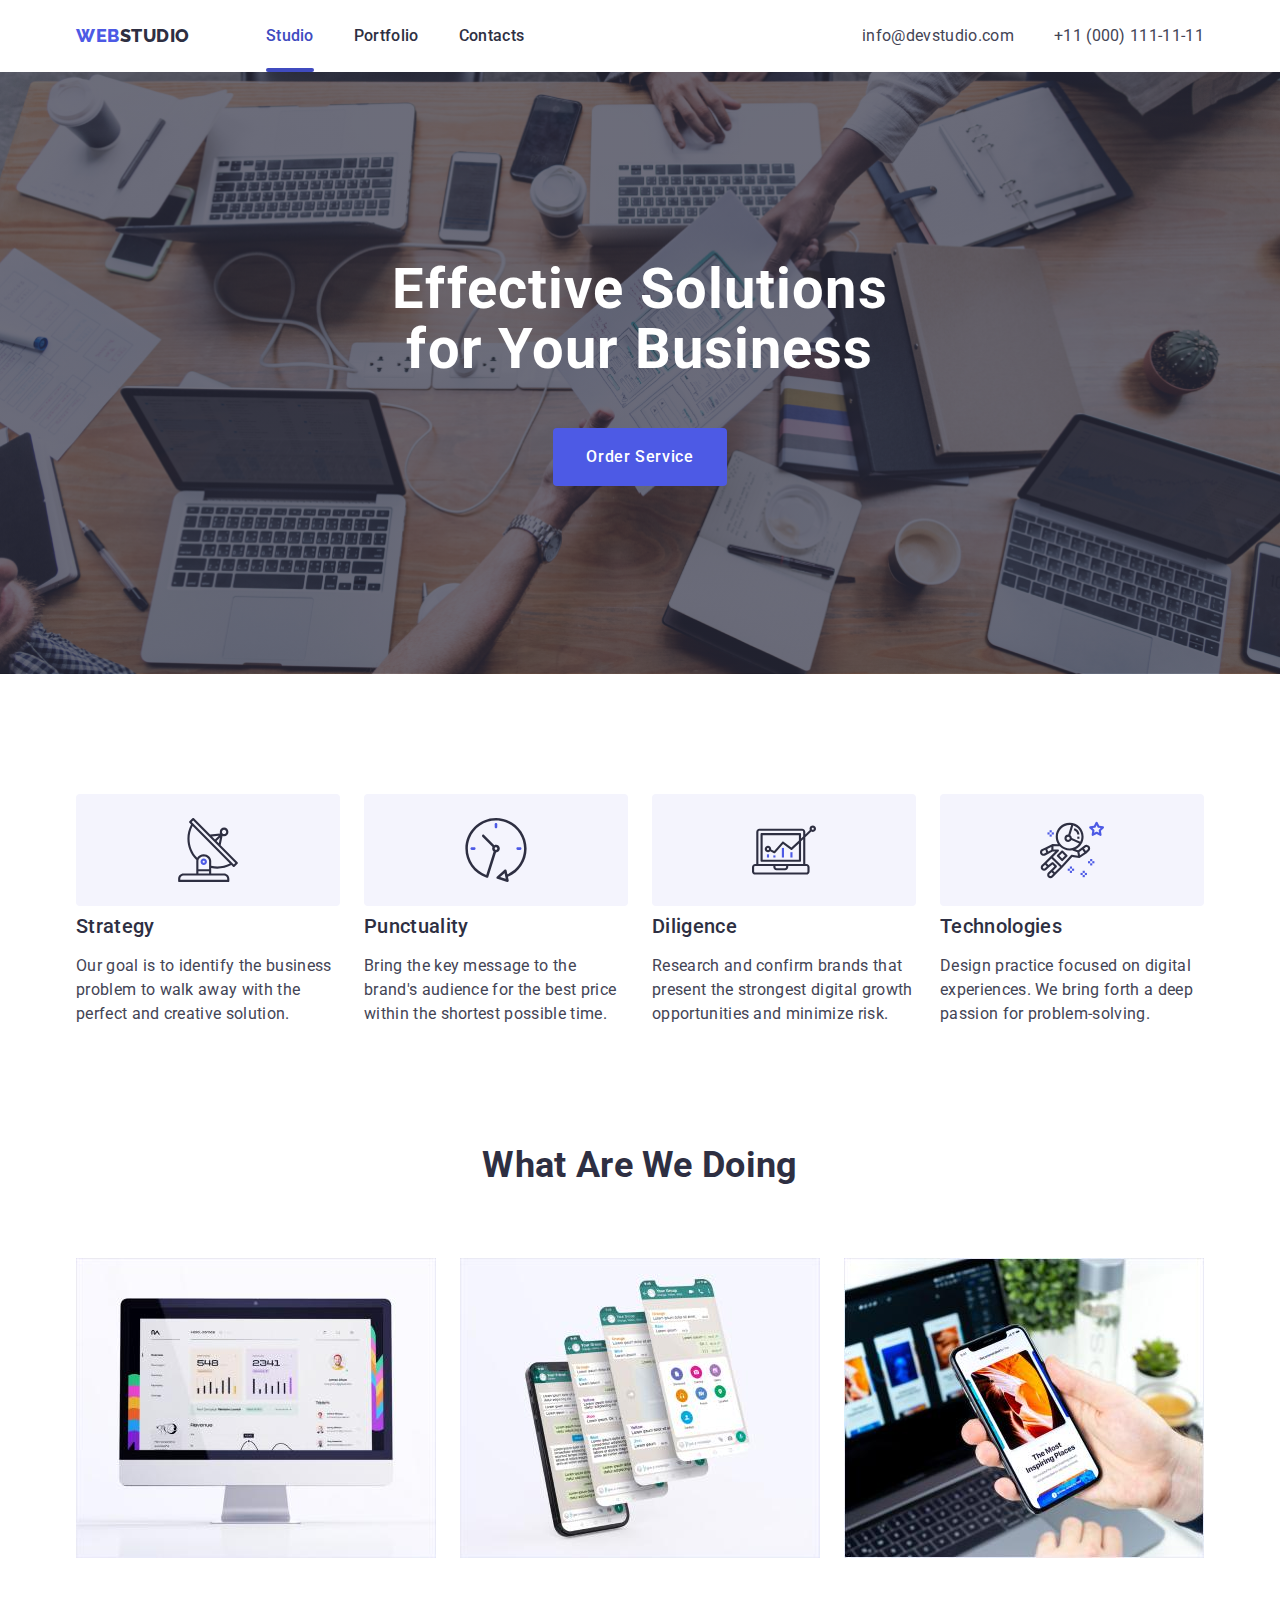
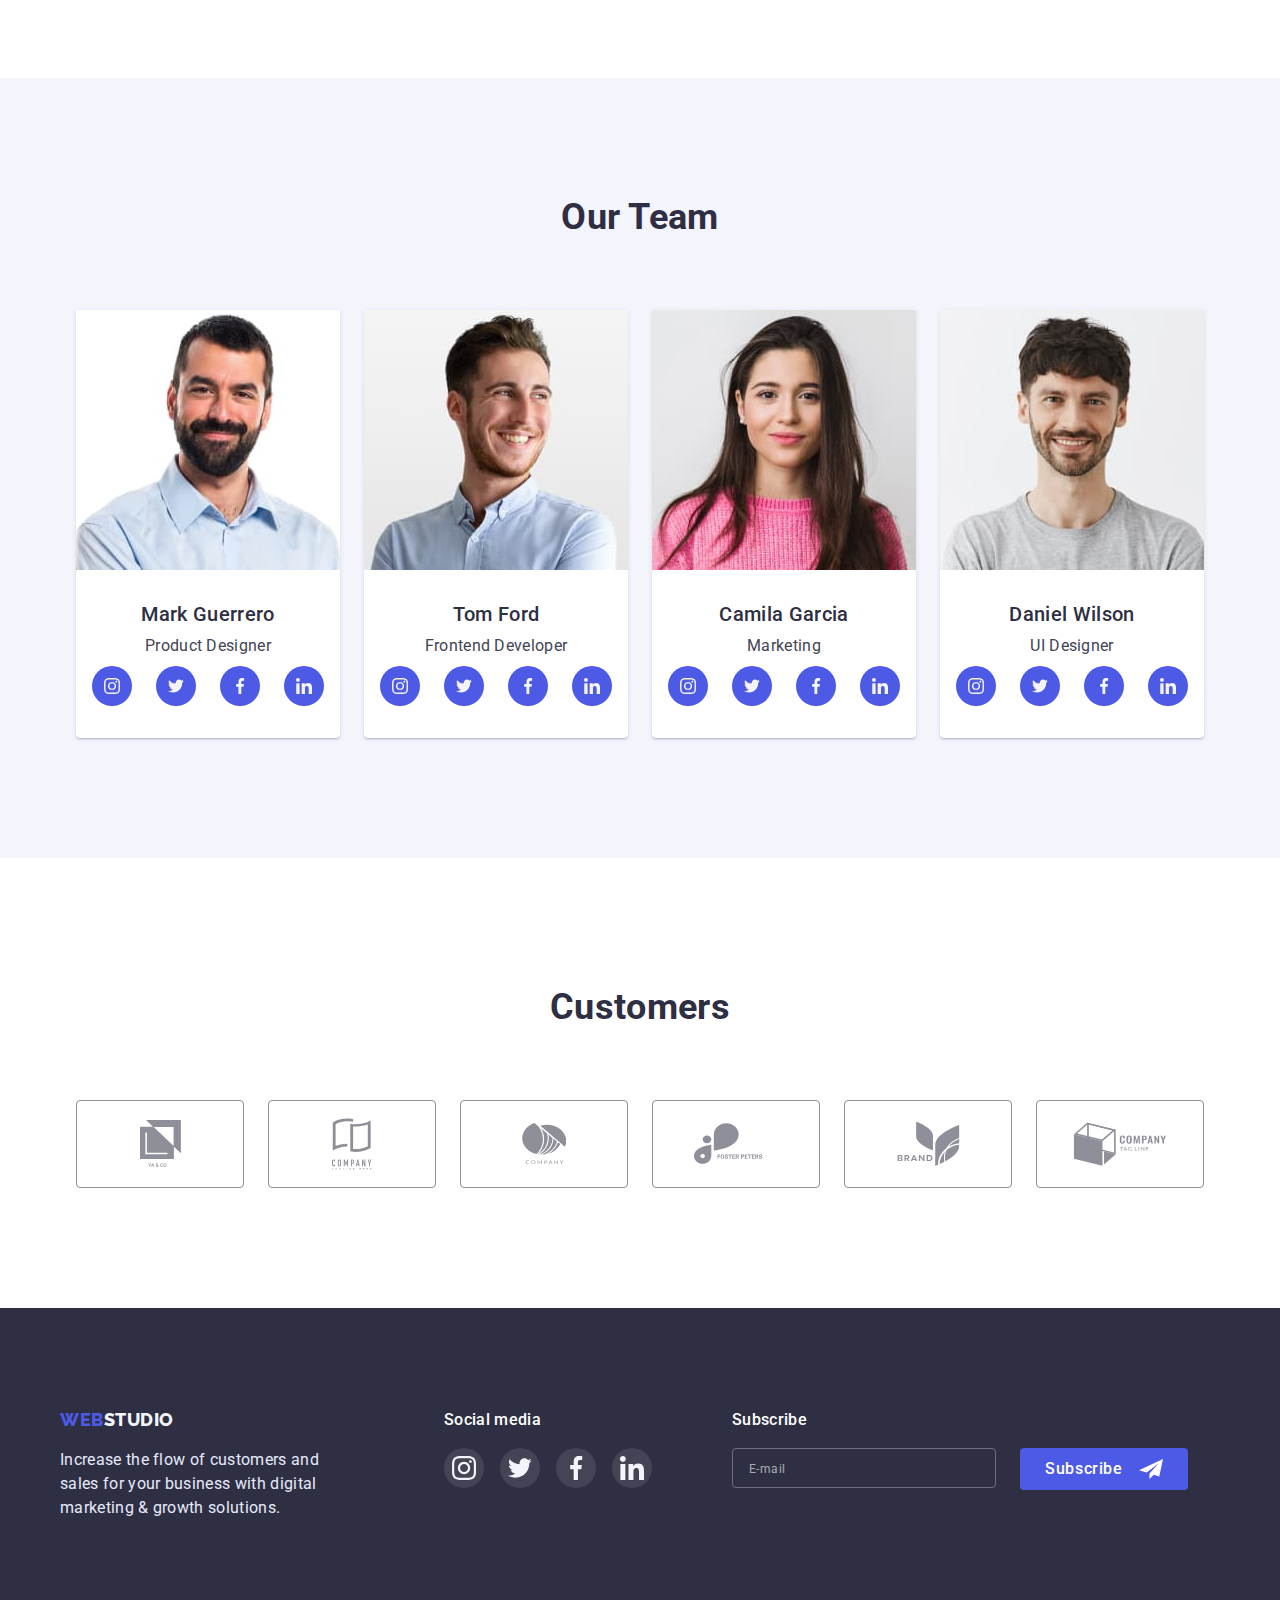
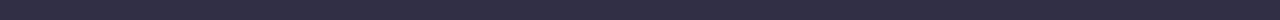
<file: index.html>
<!DOCTYPE html>
<html lang="en">
  <head>
    <meta charset="UTF-8" />
    <meta http-equiv="X-UA-Compatible" content="IE=edge" />
    <meta name="viewport" content="width=, initial-scale=1.0" />
    <title>WEBSTUDIO</title>
    <link rel="preconnect" href="https://fonts.googleapis.com" />
    <link rel="preconnect" href="https://fonts.gstatic.com" crossorigin />
    <link
      href="https://fonts.googleapis.com/css2?family=Raleway:wght@400;800&family=Roboto:wght@400;500;700;900&display=swap"
      rel="stylesheet"
    />
    <link
      rel="stylesheet"
      href="https://cdn.jsdelivr.net/npm/modern-normalize@1.1.0/modern-normalize.min.css"
    />
    <link rel="stylesheet" href="./css/styles.css" />
  </head>
  <body>
    <!-- HEADER -->
    <header class="page-header">
      <div class="container header-div">
        <nav class="page-nav">
          <a class="logo logo-header link" href="./index.html"
            ><span class="logo-web">Web</span>Studio</a
          >
          <ul class="menu-nav list">
            <li class="menu-item">
              <a class="menu-link link studio-after" href="./index.html"
                >Studio</a
              >
            </li>
            <li class="menu-item">
              <a class="menu-link link" href="./portfolio.html">Portfolio</a>
            </li>
            <li class="menu-item">
              <a class="menu-link link" href="">Contacts</a>
            </li>
          </ul>
        </nav>
        <button type=button class="mobile-menu-open" data-menu-open>
          <svg class="mobile-menu-open__icon" width="32" height="32">
            <use href="./images/svg/sprite.svg#icon-burger"></use>
          </svg>
        </button>
        <address class="address">
          <ul class="menu-address list">
            <li>
              <a class="contact-mail link" href="mailto:info@devstudio.com"
                >info@devstudio.com</a
              >
            </li>
            <li>
              <a class="contact-phone-number link" href="tel:+110001111111"
                >+11 (000) 111-11-11</a
              >
            </li>
          </ul>
        </address>
      </div>
      <div class="mobile-menu" data-menu>
        <div class="container mobile-menu__container">
          <button class="mobile-menu__close-btn" data-menu-close>
            <svg class="mobile-menu__close-icon" width="8" height="8">
              <use href="./images/svg/sprite.svg#icon-vector"></use>
            </svg>
          </button>
          <ul class="mobile-menu-nav list">
            <li class="menu-item">
              <a class="menu-link link studio-after" href="./index.html"
                >Studio</a
              >
            </li>
            <li class="menu-item">
              <a class="menu-link link" href="./portfolio.html">Portfolio</a>
            </li>
            <li class="menu-item">
              <a class="menu-link link" href="">Contacts</a>
            </li>
          </ul>
          <div class="mobile-down">
          <address class="mobile-address">
            <ul class="menu-address list">
              <li class="menu-address_item">
                <a class="contact-phone-number link" href="tel:+110001111111"
                >+11 (000) 111-11-11</a>
              </li>
              <li class="menu-address_item">
                <a class="contact-mail link" href="mailto:info@devstudio.com"
                  >info@devstudio.com</a
                >
              </li>
            </ul>
          </address>
          <ul class="social-list-mobile-menu list">
            <li class="social-list-item">
              <a href="" class="social-list-link">
                <svg class="social-list-icon" width="16" height="16">
                  <use
                    href="./images/svg/sprite.svg#icon-instagram"
                  ></use>
                </svg>
              </a>
            </li>
            <li class="social-list-item">
              <a href="" class="social-list-link">
                <svg class="social-list-icon" width="16" height="16">
                  <use href="./images/svg/sprite.svg#icon-twitter"></use>
                </svg>
              </a>
            </li>
            <li class="social-list-item">
              <a href="" class="social-list-link">
                <svg class="social-list-icon" width="16" height="16">
                  <use href="./images/svg/sprite.svg#icon-facebook"></use>
                </svg>
              </a>
            </li>
            <li class="social-list-item">
              <a href="" class="social-list-link">
                <svg class="social-list-icon" width="16" height="16">
                  <use href="./images/svg/sprite.svg#icon-linkedin"></use>
                </svg>
              </a>
            </li>
          </ul>
          </div>
        </div>

      </div>
    </header>
    <!-- /HEADER -->
    <main>
      <!-- HERO -->
      <section class="hero">
        <div class="container hero-div">
          <h1 class="hero-title">Effective Solutions for Your Business</h1>
          <button class="modal-btn" type="button" data-modal-open>
            Order Service
          </button>
        </div>
      </section>
      <!-- /HERO -->
      <!-- BENEFITS -->
      <section>
        <div class="container benefits-div">
          <h2 class="vissually-hidden">Benefits</h2>
          <ul class="benefits-list list">
            <li class="benefits-item">
              <div class="benefits-item-icon">
                <svg class="benefits-icon" width="64" height="64">
                  <use href="./images/svg/sprite.svg#icon-antenna"></use>
                </svg>
              </div>
              <h3 class="benefits-header">Strategy</h3>
              <p class="benefits-par">
                Our goal is to identify the business problem to walk away with
                the perfect and creative solution.
              </p>
            </li>
            <li class="benefits-item">
              <div class="benefits-item-icon">
                <svg class="benefits-icon" width="64" height="64">
                  <use href="./images/svg/sprite.svg#icon-clock"></use>
                </svg>
              </div>
              <h3 class="benefits-header">Punctuality</h3>
              <p class="benefits-par">
                Bring the key message to the brand's audience for the best price
                within the shortest possible time.
              </p>
            </li>
            <li class="benefits-item">
              <div class="benefits-item-icon">
                <svg class="benefits-icon" width="64" height="64">
                  <use href="./images/svg/sprite.svg#icon-diagram"></use>
                </svg>
              </div>
              <h3 class="benefits-header">Diligence</h3>
              <p class="benefits-par">
                Research and confirm brands that present the strongest digital
                growth opportunities and minimize risk.
              </p>
            </li>
            <li class="benefits-item">
              <div class="benefits-item-icon">
                <svg class="benefits-icon" width="64" height="64">
                  <use href="./images/svg/sprite.svg#icon-astronaut"></use>
                </svg>
              </div>
              <h3 class="benefits-header">Technologies</h3>
              <p class="benefits-par">
                Design practice focused on digital experiences. We bring forth a
                deep passion for problem-solving.
              </p>
            </li>
          </ul>
        </div>
      </section>
      <!-- /BENEFITS -->
      <!-- WORK -->
      <section class="work-section">
        <div class="container work-div">
          <h2 class="secondary-title work-title">What are we doing</h2>
          <ul class="work-list list">
            <li class="work-item">
              <img
                srcset="./images/benefits/desktop@2x.jpg 2x"
                src="./images/benefits/desktop.jpg"
                alt="desktop application"
                width="360"
                height="300"
              />
            </li>
            <li class="work-item">
              <img
                srcset="./images/benefits/mobapp@2x.jpg 2x"
                src="./images/benefits/mobapp.jpg"
                alt="mobile application"
                width="360"
                height="300"
              />
            </li>
            <li class="work-item">
              <img
                srcset="./images/benefits/design@2x.jpg 2x"
                src="./images/benefits/design.jpg"
                alt="design for your product"
                width="360"
                height="300"
              />
            </li>
          </ul>
        </div>
      </section>
      <!-- /WORK -->
      <!-- TEAM -->
      <section class="team-section">
        <div class="container team-div">
          <h2 class="secondary-title team-header">Our Team</h2>
          <ul class="team-list list">
            <li class="team-item">
              <img
                srcset="./images/staff/product-d@2x.jpg 2x"
                src="./images/staff/product-d.jpg"
                alt="Mark Guerrero"
                width="264"
                height="260"
              />
              <div class="team-item-div">
                <h3 class="team-list-header">Mark Guerrero</h3>
                <p class="team-list-description">Product Designer</p>
                <ul class="social-list team-sl list">
                  <li class="social-list-item">
                    <a href="" class="social-list-link">
                      <svg class="social-list-icon" width="16" height="16">
                        <use
                          href="./images/svg/sprite.svg#icon-instagram"
                        ></use>
                      </svg>
                    </a>
                  </li>
                  <li class="social-list-item">
                    <a href="" class="social-list-link">
                      <svg class="social-list-icon" width="16" height="16">
                        <use href="./images/svg/sprite.svg#icon-twitter"></use>
                      </svg>
                    </a>
                  </li>
                  <li class="social-list-item">
                    <a href="" class="social-list-link">
                      <svg class="social-list-icon" width="16" height="16">
                        <use href="./images/svg/sprite.svg#icon-facebook"></use>
                      </svg>
                    </a>
                  </li>
                  <li class="social-list-item">
                    <a href="" class="social-list-link">
                      <svg class="social-list-icon" width="16" height="16">
                        <use href="./images/svg/sprite.svg#icon-linkedin"></use>
                      </svg>
                    </a>
                  </li>
                </ul>
              </div>
            </li>
            <li class="team-item">
              <img
                srcset="./images/staff/front-dev@2x.jpg 2x"
                src="./images/staff/front-dev.jpg"
                alt="Tom Ford"
                width="264"
                height="260"
              />
              <div class="team-item-div">
                <h3 class="team-list-header">Tom Ford</h3>
                <p class="team-list-description">Frontend Developer</p>
                <ul class="social-list team-sl list">
                  <li class="social-list-item">
                    <a href="" class="social-list-link">
                      <svg class="social-list-icon" width="16" height="16">
                        <use
                          href="./images/svg/sprite.svg#icon-instagram"
                        ></use>
                      </svg>
                    </a>
                  </li>
                  <li class="social-list-item">
                    <a href="" class="social-list-link">
                      <svg class="social-list-icon" width="16" height="16">
                        <use href="./images/svg/sprite.svg#icon-twitter"></use>
                      </svg>
                    </a>
                  </li>
                  <li class="social-list-item">
                    <a href="" class="social-list-link">
                      <svg class="social-list-icon" width="16" height="16">
                        <use href="./images/svg/sprite.svg#icon-facebook"></use>
                      </svg>
                    </a>
                  </li>
                  <li class="social-list-item">
                    <a href="" class="social-list-link">
                      <svg class="social-list-icon" width="16" height="16">
                        <use href="./images/svg/sprite.svg#icon-linkedin"></use>
                      </svg>
                    </a>
                  </li>
                </ul>
              </div>
            </li>
            <li class="team-item">
              <img
                srcset="./images/staff/marketing@2x.jpg 2x"
                src="./images/staff/marketing.jpg"
                alt="Camila Garcia"
                width="264"
                height="260"
              />
              <div class="team-item-div">
                <h3 class="team-list-header">Camila Garcia</h3>
                <p class="team-list-description">Marketing</p>
                <ul class="social-list team-sl list">
                  <li class="social-list-item">
                    <a href="" class="social-list-link">
                      <svg class="social-list-icon" width="16" height="16">
                        <use
                          href="./images/svg/sprite.svg#icon-instagram"
                        ></use>
                      </svg>
                    </a>
                  </li>
                  <li class="social-list-item">
                    <a href="" class="social-list-link">
                      <svg class="social-list-icon" width="16" height="16">
                        <use href="./images/svg/sprite.svg#icon-twitter"></use>
                      </svg>
                    </a>
                  </li>
                  <li class="social-list-item">
                    <a href="" class="social-list-link">
                      <svg class="social-list-icon" width="16" height="16">
                        <use href="./images/svg/sprite.svg#icon-facebook"></use>
                      </svg>
                    </a>
                  </li>
                  <li class="social-list-item">
                    <a href="" class="social-list-link">
                      <svg class="social-list-icon" width="16" height="16">
                        <use href="./images/svg/sprite.svg#icon-linkedin"></use>
                      </svg>
                    </a>
                  </li>
                </ul>
              </div>
            </li>
            <li class="team-item">
              <img
                srcset="./images/staff/designer@2x.jpg 2x"
                src="./images/staff/designer.jpg"
                alt="Daniel Wilson"
                width="264"
                height="260"
              />
              <div class="team-item-div">
                <h3 class="team-list-header">Daniel Wilson</h3>
                <p class="team-list-description">UI Designer</p>
                <ul class="social-list team-sl list">
                  <li class="social-list-item">
                    <a href="" class="social-list-link">
                      <svg class="social-list-icon" width="16" height="16">
                        <use
                          href="./images/svg/sprite.svg#icon-instagram"
                        ></use>
                      </svg>
                    </a>
                  </li>
                  <li class="social-list-item">
                    <a href="" class="social-list-link">
                      <svg class="social-list-icon" width="16" height="16">
                        <use href="./images/svg/sprite.svg#icon-twitter"></use>
                      </svg>
                    </a>
                  </li>
                  <li class="social-list-item">
                    <a href="" class="social-list-link">
                      <svg class="social-list-icon" width="16" height="16">
                        <use href="./images/svg/sprite.svg#icon-facebook"></use>
                      </svg>
                    </a>
                  </li>
                  <li class="social-list-item">
                    <a href="" class="social-list-link">
                      <svg class="social-list-icon" width="16" height="16">
                        <use href="./images/svg/sprite.svg#icon-linkedin"></use>
                      </svg>
                    </a>
                  </li>
                </ul>
              </div>
            </li>
          </ul>
        </div>
      </section>
      <!-- /TEAM -->
      <!-- CUSTOMERS -->
      <section class="customers-section">
        <div class="container customers-div">
          <h2 class="header-customers">Customers</h2>
          <ul class="customers-list list">
            <li class="customers-list-item">
              <a class="customers-link" href="">
                <svg class="customers-link-icon" width="41" height="47">
                  <use href="./images/svg/sprite.svg#icon-group1"></use>
                </svg>
              </a>
            </li>
            <li class="customers-list-item">
              <a class="customers-link" href="">
                <svg class="customers-link-icon" width="40" height="52">
                  <use href="./images/svg/sprite.svg#icon-group2"></use>
                </svg>
              </a>
            </li>
            <li class="customers-list-item">
              <a class="customers-link" href="">
                <svg class="customers-link-icon" width="44" height="41">
                  <use href="./images/svg/sprite.svg#icon-group3"></use>
                </svg>
              </a>
            </li>
            <li class="customers-list-item">
              <a class="customers-link" href="">
                <svg class="customers-link-icon" width="84" height="41">
                  <use href="./images/svg/sprite.svg#icon-group4"></use>
                </svg>
              </a>
            </li>
            <li class="customers-list-item">
              <a class="customers-link" href="">
                <svg class="customers-link-icon" width="63" height="45">
                  <use href="./images/svg/sprite.svg#icon-group5"></use>
                </svg>
              </a>
            </li>
            <li class="customers-list-item">
              <a class="customers-link" href="">
                <svg class="customers-link-icon" width="94" height="44">
                  <use href="./images/svg/sprite.svg#icon-group6"></use>
                </svg>
              </a>
            </li>
          </ul>
        </div>
      </section>
      <!-- /CUSTOMERS -->
    </main>
    <!-- FOOTER -->
    <footer>
      <section class="footer-section">
        <div class="container footer-div">
          <h2 class="vissually-hidden">Footer</h2>
          <div class="footer-div-left">
            <a class="logo footer-logo link" href="./index.html"
              ><span class="logo-web">Web</span>Studio</a
            >
            <p class="description-footer footer-text">
              Increase the flow of customers and sales for your business with
              digital marketing & growth solutions.
            </p>
          </div>
          <div class="footer-div-center">
            <p class="header-social-list-footer">Social media</p>
            <ul class="social-list social-list-footer list">
              <li class="social-list-item">
                <a href="" class="social-footer-link">
                  <svg class="social-list-icon" width="24" height="24">
                    <use href="./images/svg/sprite.svg#icon-instagram"></use>
                  </svg>
                </a>
              </li>
              <li class="social-list-item">
                <a href="" class="social-footer-link">
                  <svg class="social-list-icon" width="24" height="24">
                    <use href="./images/svg/sprite.svg#icon-twitter"></use>
                  </svg>
                </a>
              </li>
              <li class="social-list-item">
                <a href="" class="social-footer-link">
                  <svg class="social-list-icon" width="24" height="24">
                    <use href="./images/svg/sprite.svg#icon-facebook"></use>
                  </svg>
                </a>
              </li>
              <li class="social-list-item">
                <a href="" class="social-footer-link">
                  <svg class="social-list-icon" width="24" height="24">
                    <use href="./images/svg/sprite.svg#icon-linkedin"></use>
                  </svg>
                </a>
              </li>
            </ul>
          </div>
          <div class="footer-div-right">
            <p class="footer-div-right-name">Subscribe</p>
            <form class="footer-form">
              <input
                type="email"
                name="user_email"
                class="footer-form-input"
                pattern="[a-zA-Z]+"
                placeholder="E-mail"
              />
              <button type="submit" class="footer-form-submit">
                Subscribe
                <svg class="footer-form-submit-icon" width="24" height="24">
                  <use href="./images/svg/sprite.svg#icon-frame"></use>
                </svg>
              </button>
            </form>
          </div>
        </div>
      </section>
    </footer>
    <!-- /FOOTER -->
    <div class="backdrop is is-hidden" data-modal>
      <div class="modal">
        <button type="button" class="modal-close-btn" data-modal-close>
          <svg class="modal-class-btn-icon" width="8" height="8">
            <use href="./images/svg/sprite.svg#icon-vector"></use>
          </svg>
        </button>
        <p class="modal-form-name">
          Leave your contacts and we will call you back
        </p>
        <form class="modal-form">
          <label class="modal-form-field">
            <span class="modal-form-input-desc"> Name </span>
            <span class="modal-form-input-wrapper">
              <input type="text" name="user_name" class="modal-form-input" />
              <svg class="modal-form-input-icon" width="18" height="18">
                <use href="./images/svg/sprite.svg#icon-man"></use>
              </svg>
            </span>
          </label>
          <label class="modal-form-field">
            <span class="modal-form-input-desc"> Phone </span>
            <span class="modal-form-input-wrapper">
              <input
                type="tel"
                name="user_phone"
                class="modal-form-input"
                pattern="[0-9]{3}-[0-9]{3}-[0-9]{2}-[0-9]{2}"
                title="xxx-xxx-xx-xx"
              />
              <svg class="modal-form-input-icon" width="18" height="24">
                <use href="./images/svg/sprite.svg#icon-phone"></use>
              </svg>
            </span>
          </label>
          <label class="modal-form-field">
            <span class="modal-form-input-desc"> Email </span>
            <span class="modal-form-input-wrapper">
              <input type="email" name="user_email" class="modal-form-input" />
              <svg class="modal-form-input-icon" width="18" height="24">
                <use href="./images/svg/sprite.svg#icon-email"></use>
              </svg>
            </span>
          </label>
          <label class="modal-form-field">
            <span class="modal-form-input-desc"> Comment </span>
            <textarea
              name="user_message"
              class="user-message-field"
              placeholder="Text input"
            ></textarea>
          </label>
          <input id="form_policy" type="checkbox" class="modal-form-input-policy vissually-hidden">
          <label for="form_policy" class="modal-form-field-policy">I accept the terms and conditions of the &nbsp;<a href="">Privacy Policy</a></label>
          <button type="submit" class="modal-form-submit">Send</button>
        </form>
      </div>
    </div>
    <script src="./js/modal.js"></script>
    <script src="./js/mobile-menu.js"></script>
  </body>
</html>
</file>
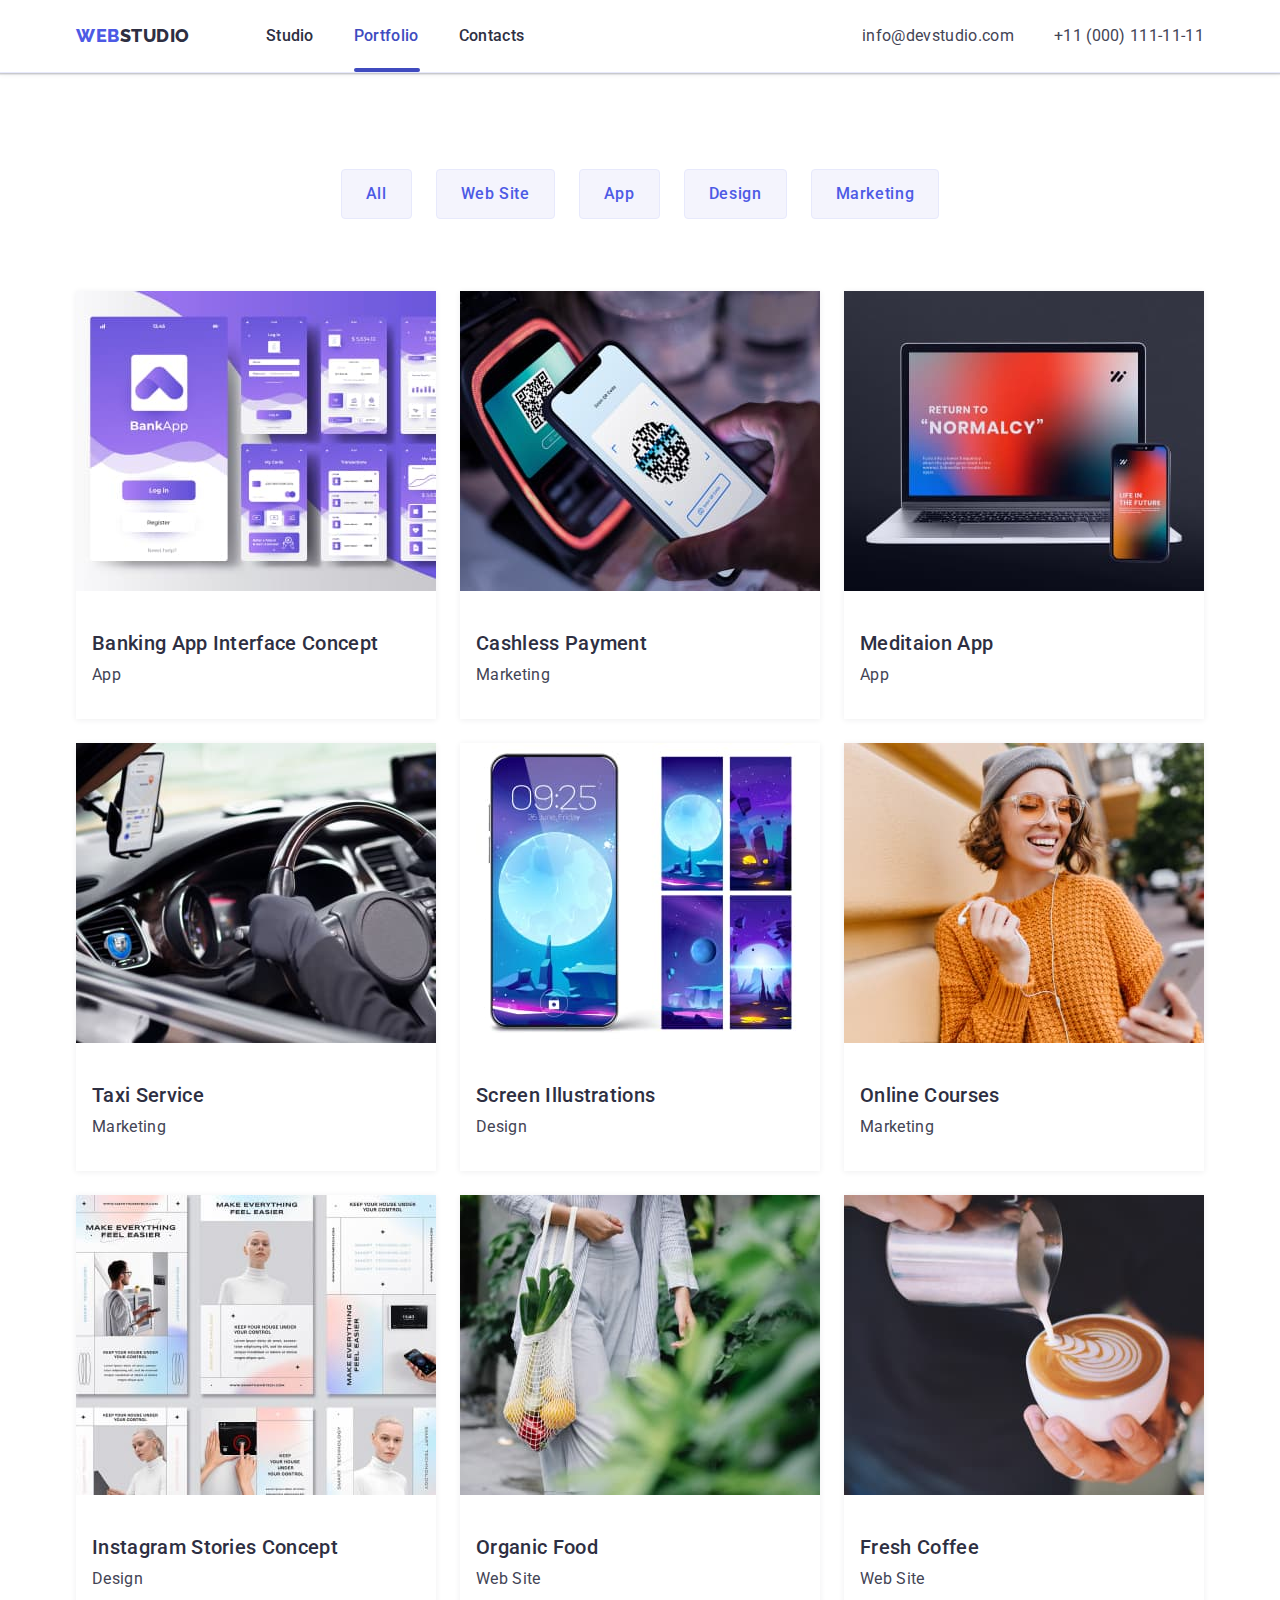
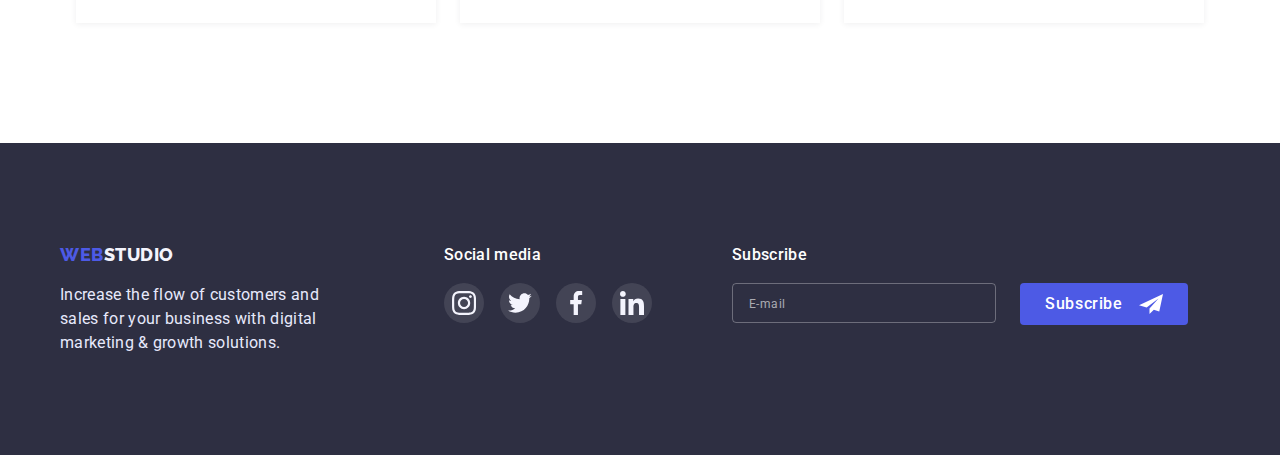
<file: portfolio.html>
<!DOCTYPE html>
<html lang="en">
  <head>
    <meta charset="UTF-8">
    <meta http-equiv="X-UA-Compatible" content="IE=edge">
    <meta name="viewport" content="width=, initial-scale=1.0">
    <title>WEBSTUDIO</title>
    <link rel="preconnect" href="https://fonts.googleapis.com">
    <link rel="preconnect" href="https://fonts.gstatic.com" crossorigin>
    <link
      href="https://fonts.googleapis.com/css2?family=Raleway:wght@400;800&family=Roboto:wght@400;500;700;900&display=swap"
      rel="stylesheet">
    <link
      rel="stylesheet"
      href="https://cdn.jsdelivr.net/npm/modern-normalize@1.1.0/modern-normalize.min.css">
    <link rel="stylesheet" href="./css/styles.css">
  </head>
  <body>
    <!-- HEADER -->
    <header class="page-header header-line">
      <div class="container header-div">
        <nav class="page-nav">
          <a class="logo logo-header link" href="./index.html"
            ><span class="logo-web">Web</span>Studio</a
          >
          <ul class="menu-nav list">
            <li class="menu-item">
              <a class="menu-link link" href="./index.html">Studio</a>
            </li>
            <li class="menu-item">
              <a class="menu-link link portfolio-after" href="./portfolio.html">Portfolio</a>
            </li>
            <li class="menu-item">
              <a class="menu-link link" href="">Contacts</a>
            </li>
          </ul>
        </nav>
        <address class="address">
          <ul class="menu-address list">
            <li>
              <a class="contact-mail link" href="mailto:info@devstudio.com"
                >info@devstudio.com</a
              >
            </li>
            <li>
              <a class="contact-phone-number link" href="tel:+110001111111"
                >+11 (000) 111-11-11</a
              >
            </li>
          </ul>
        </address>
      </div>
    </header>
    <!-- /HEADER -->
    <!-- PORTFOLIO -->
    <main>
      <section class="portfolio-section">
        <div class="container porfolio-div">
          <ul class="buttons-list list">
            <li><button class="filter-btn" type="button">All</button></li>
            <li>
              <button class="filter-btn" type="button">Web Site</button>
            </li>
            <li><button class="filter-btn" type="button">App</button></li>
            <li><button class="filter-btn" type="button">Design</button></li>
            <li>
              <button class="filter-btn" type="button">Marketing</button>
            </li>
          </ul>
          <ul class="examples-list list">
            <li class="examples-item">
              <a href="" class="examples-link link">
                <div class="examples-wrapper">
                  <img
                    src="./images/portfolio/bank-app.jpg"
                    alt="bank application"
                    width="360"
                    height="300">
                  <p class="overlay">
                    14 Stylish and User-Friendly App Design Concepts · Task Manager App · Calorie Tracker App · Exotic Fruit Ecommerce App · Cloud Storage App
                  </p>
                </div>
                <div class="examples-item-div">
                  <h2 class="frequently-header">
                    Banking App Interface Concept
                  </h2>
                  <p class="frequently-description examples-par">App</p>
                </div>
              </a>
            </li>
            <li class="examples-item">
              <a href="" class="examples-link link">
                <div class="examples-wrapper">
                  <img
                    src="./images/portfolio/cashless-pay.jpg"
                    alt="pay application"
                    width="360"
                    height="300">
                  <p class="overlay">
                    14 Stylish and User-Friendly App Design Concepts · Task Manager App · Calorie Tracker App · Exotic Fruit Ecommerce App · Cloud Storage App
                  </p>
                </div>
                <div class="examples-item-div">
                  <h2 class="frequently-header">Cashless Payment</h2>
                  <p class="frequently-description examples-par">Marketing</p>
                </div>
              </a>
            </li>
            <li class="examples-item">
              <a href="" class="examples-link link">
                <div class="examples-wrapper">
                  <img
                    src="./images/portfolio/meditation-app.jpg"
                    alt="meditation application"
                    width="360"
                    height="300">
                  <p class="overlay">
                    14 Stylish and User-Friendly App Design Concepts · Task Manager App · Calorie Tracker App · Exotic Fruit Ecommerce App · Cloud Storage App
                  </p>
                </div>
                <div class="examples-item-div">
                  <h2 class="frequently-header">Meditaion App</h2>
                  <p class="frequently-description examples-par">App</p>
                </div>
              </a>
            </li>
            <li class="examples-item">
              <a href="" class="examples-link link">
                <div class="examples-wrapper">
                  <img
                    src="./images/portfolio/taxi-ser.jpg"
                    alt="taxi application"
                    width="360"
                    height="300">
                  <p class="overlay">
                    14 Stylish and User-Friendly App Design Concepts · Task Manager App · Calorie Tracker App · Exotic Fruit Ecommerce App · Cloud Storage App
                  </p>
                </div>
                <div class="examples-item-div">
                  <h2 class="frequently-header">Taxi Service</h2>
                  <p class="frequently-description examples-par">Marketing</p>
                </div>
              </a>
            </li>
            <li class="examples-item">
              <a href="" class="examples-link link">
                <div class="examples-wrapper">
                  <img
                    src="./images/portfolio/screen-ill.jpg"
                    alt="screen application"
                    width="360"
                    height="300">
                  <p class="overlay">
                    14 Stylish and User-Friendly App Design Concepts · Task Manager App · Calorie Tracker App · Exotic Fruit Ecommerce App · Cloud Storage App
                  </p>
                </div>
                <div class="examples-item-div">
                  <h2 class="frequently-header">Screen Illustrations</h2>
                  <p class="frequently-description examples-par">Design</p>
                </div>
              </a>
            </li>
            <li class="examples-item">
              <a href="" class="examples-link link">
                <div class="examples-wrapper">
                  <img
                    src="./images/portfolio/online-courses.jpg"
                    alt="online courses"
                    width="360"
                    height="300">
                  <p class="overlay">
                    14 Stylish and User-Friendly App Design Concepts · Task Manager App · Calorie Tracker App · Exotic Fruit Ecommerce App · Cloud Storage App
                  </p>
                </div>
                <div class="examples-item-div">
                  <h2 class="frequently-header">Online Courses</h2>
                  <p class="frequently-description examples-par">Marketing</p>
                </div>
              </a>
            </li>
            <li class="examples-item">
              <a href="" class="examples-link link">
                <div class="examples-wrapper">
                  <img
                    src="./images/portfolio/instagram.jpg"
                    alt="stories for instagram"
                    width="360"
                    height="300">
                  <p class="overlay">
                    14 Stylish and User-Friendly App Design Concepts · Task Manager App · Calorie Tracker App · Exotic Fruit Ecommerce App · Cloud Storage App
                  </p>
                </div>
                <div class="examples-item-div">
                  <h2 class="frequently-header">Instagram Stories Concept</h2>
                  <p class="frequently-description examples-par">Design</p>
                </div>
              </a>
            </li>
            <li class="examples-item">
              <a href="" class="examples-link link">
                <div class="examples-wrapper">
                  <img
                    src="./images/portfolio/org-food.jpg"
                    alt="organic food"
                    width="360"
                    height="300">
                  <p class="overlay">
                    14 Stylish and User-Friendly App Design Concepts · Task Manager App · Calorie Tracker App · Exotic Fruit Ecommerce App · Cloud Storage App
                  </p>
                </div>
                <div class="examples-item-div">
                  <h2 class="frequently-header">Organic Food</h2>
                  <p class="frequently-description examples-par">Web Site</p>
                </div>
              </a>
            </li>
            <li class="examples-item">
              <a href="" class="examples-link link">
                <div class="examples-wrapper">
                  <img
                    src="./images/portfolio/fresh-coffee.jpg"
                    alt="fresh coffee"
                    width="360"
                    height="300">
                  <p class="overlay">
                    14 Stylish and User-Friendly App Design Concepts · Task Manager App · Calorie Tracker App · Exotic Fruit Ecommerce App · Cloud Storage App
                  </p>
                </div>
                <div class="examples-item-div">
                  <h2 class="frequently-header examples-header">
                    Fresh Coffee
                  </h2>
                  <p class="frequently-description examples-par">Web Site</p>
                </div>
              </a>
            </li>
          </ul>
        </div>
      </section>
    </main>
    <!-- /PORTFOLIO -->
    <!-- FOOTER -->
    <footer>
      <section class="footer-section">
        <div class="container footer-div">
          <div class="footer-div-left">
            <a class="logo footer-logo link" href="./index.html"
              ><span class="logo-web">Web</span>Studio</a
            >
            <p class="description-footer footer-text">
              Increase the flow of customers and sales for your business with
              digital marketing & growth solutions.
            </p>
          </div>
          <div class="footer-div-center">
            <p class="header-social-list-footer">Social media</p>
            <ul class="social-list social-list-footer list">
              <li class="social-list-item">
                <a href="" class="social-footer-link">
                  <svg class="social-list-icon" width="24" height="24">
                    <use href="./images/svg/sprite.svg#icon-instagram"></use>
                  </svg>
                </a>
              </li>
              <li class="social-list-item">
                <a href="" class="social-footer-link">
                  <svg class="social-list-icon" width="24" height="24">
                    <use href="./images/svg/sprite.svg#icon-twitter"></use>
                  </svg>
                </a>
              </li>
              <li class="social-list-item">
                <a href="" class="social-footer-link">
                  <svg class="social-list-icon" width="24" height="24">
                    <use href="./images/svg/sprite.svg#icon-facebook"></use>
                  </svg>
                </a>
              </li>
              <li class="social-list-item">
                <a href="" class="social-footer-link">
                  <svg class="social-list-icon" width="24" height="24">
                    <use href="./images/svg/sprite.svg#icon-linkedin"></use>
                  </svg>
                </a>
              </li>
            </ul>
          </div>
          <div class="footer-div-right">
            <p class="footer-div-right-name">Subscribe</p>
            <form class="footer-form">
              <input
                type="email"
                name="user_email"
                class="footer-form-input"
                pattern="[a-zA-Z]+"
                placeholder="E-mail"
              />
              <button type="submit" class="footer-form-submit">
                Subscribe
                <svg class="footer-form-submit-icon" width="24" height="24">
                  <use href="./images/svg/sprite.svg#icon-frame"></use>
                </svg>
              </button>
            </form>
          </div>
        </div>
      </section>
    </footer>
    <!-- /FOOTER -->
  </body>
</html>
</file>
<file: css/styles.css>
:root {
  --primary-font: 'Roboto', sans-serif;
  --secondary-font: 'Raleway', sans-serif;
  --iris-primary-color: #4d5ae5;
  --ocean-pressed-state-color: #404bbf;
  --navy-blue-dark-color: #2e2f42;
  --green-success-color: #31d0aa;
  --slate-body-text-color: #434455;
  --light-slate-ubtle-text-color: #8e8f99;
  --corn-flower-accent-color: #e7e9fc;
  --cloud-light-mode-color: #f4f4fd;
  --navy-blue-modal-overlay: #2e2f42;
  --grey-hero-image-background: #2e2f42;
  --clean-white: #ffffff;
  --transition-dur-and-cub: 250ms cubic-bezier(0.4, 0, 0.2, 1);
  --modal-background-color: #fcfcfc;
  --modal-text-policy: #757575;
}

h1,
h2,
h3,
h4,
p {
  margin-top: 0;
  margin-bottom: 0;
}

ul,
ol {
  margin-top: 0;
  margin-bottom: 0;
  padding-left: 0;
}

img {
  display: block;
  max-width: 100%;
}

.list {
  list-style: none;
}

.link {
  text-decoration: none;
}


body {
  letter-spacing: 0.02em;
  font-family: var(--primary-font);
  color: var(--slate-body-text-color);
}




/*=========================MOBILE VER=========================*/

.container {
  padding-left: 16px;
  padding-right: 16px;
}

.vissually-hidden {
  position: absolute;
  width: 1px;
  height: 1px;
  margin: -1px;
  padding: 0;
  overflow: hidden;
  border: 0;
  clip: rect(0 0 0 0);
}


@media screen and (max-width: 767px) {

  .container {
    width: 100%;
    margin-left: auto;
    margin-right: auto;
  }

  .menu-nav {
    display: none;
  }

  .address {
    display: none;
  }

  .page-header {
    padding-top: 19px;
    padding-bottom: 19px;
  }

  

/*=========================HEADER=========================*/

  .header-div {
    display: flex;
    align-items: center;
    justify-content: space-between;
    width: 100%;
  }

  .mobile-menu-open {
    background-color: transparent;
    border: none;
    padding: 0;
    line-height: 0;
  }
  .mobile-menu {
    position: fixed;
    width: 100%;
    height: 100%;
    z-index: 1000;
    top: 0;
    left: 0;
    background: var(--clean-white);

    opacity: 0;
    visibility: hidden;
    pointer-events: none;

    transition: opacity var(--transition-dur-and-cub),
    visibility var(--transition-dur-and-cub);

  }

  .mobile-menu.is-open {
    opacity: 1;
    visibility: visible;
    pointer-events: auto;
  }
  
  .logo {
    font-family: var(--secondary-font);
    font-weight: 800;
    font-size: 18px;
    line-height: 1.33;
    letter-spacing: 0.03em;
    text-transform: uppercase;
    color: var(--navy-blue-dark-color);
  }
  
  .logo-web {
    color: var(--iris-primary-color);
  }

  .mobile-menu__container {
    position: relative;
    display: flex;
    flex-wrap: wrap;
    align-content: space-between;
    padding-top: 80px;
    padding-bottom: 40px;
    padding-left: 24px;
    height: 100%;

  }

  .mobile-menu__close-btn {
    background-color: transparent;
    border: none;
    padding: 0;
    line-height: 0;
  }

  .mobile-menu__close-btn:focus {
    background-color: var(--ocean-pressed-state-color);
  }

  
  .mobile-menu__close-btn:focus .mobile-menu__close-icon {
    fill: var(--clean-white);
  }

  .mobile-menu__close-btn {
    position: absolute;
    right: 16px;
    top: 30px;

    transition: background-color var(--transition-dur-and-cub);

    display: flex;
    justify-content: center;
    align-items: center;
    cursor: pointer;

    background-color: transparent;
    border: 1px solid rgba(0, 0, 0, 0.1);
    padding: 0;
    width: 24px;
    height: 24px;
    border-radius: 50%;
  }  

  .menu-link {
    display: block;
    font-weight: 700;
    font-size: 36px;
    line-height: 1.11;
    color: var(--navy-blue-dark-color);
  
    transition: color var(--transition-dur-and-cub);
  }
  
  .menu-link:focus {
    color: var(--ocean-pressed-state-color);
  }

  .menu-item:not(:last-child) {
    margin-bottom: 40px;
  }

  .studio-after {
    color: var(--ocean-pressed-state-color);
  }
  
  .menu-address_item:not(:last-child) {
    margin-bottom: 40px;
  }

  .contact-mail {

    font-weight: 500;
    font-size: 20px;
    font-style: normal;
    line-height: 1.2;
    color: var(--slate-body-text-color);
  
    transition: color var(--transition-dur-and-cub);
  }

  .contact-phone-number {
    font-weight: 600;
    font-size: 36px;
    font-style: normal;
    line-height: 1.11;
    color: var(--slate-body-text-color);
  
    transition: color var(--transition-dur-and-cub);
  }
  
  .contact-phone-number:focus {
    color: var(--ocean-pressed-state-color);
  }
  
  .contact-mail:focus {
    color: var(--ocean-pressed-state-color);
  }
  
  .social-list-link {
    display: flex;
    justify-content: center;
    align-items: center;
    width: 40px;
    height: 40px;
    border-radius: 50%;
    background-color: var(--iris-primary-color);
  
    transition: background-color var(--transition-dur-and-cub);
  }
  
  .social-list-link:focus {
    background-color: var(--ocean-pressed-state-color);
  }
  
  .social-list {
    display: flex;
    justify-content: center;
    gap: 56px;
    margin-top: 8px;
  }

  .social-list-mobile-menu {
    width: 100%;
    margin-right: auto;
    margin-left: auto;
    display: flex;
    gap: 46px;
    margin-top: 48px;
  }  

  .social-list-icon {
    fill: var(--cloud-light-mode-color);
  }

  .mobile-down {
    width: 100%;
  }

/*=========================/HEADER=========================*/

/*=========================HERO=========================*/

  .hero {
    min-width: 320px;
    margin-left: auto;
    margin-right: auto;
    background-image: linear-gradient(
        rgba(46, 47, 66, 0.7),
        rgba(46, 47, 66, 0.7)
      ),
      url(../images/hero/bg-phone.jpg);
    background-repeat: no-repeat;
    background-position: center;
    background-size: cover;
  }

  @media screen and (min-device-pixel-ratio: 2) and (max-width: 767px),
    screen and (min-resolution: 192dpi) and (max-width: 767px),
    screen and (min-resolution: 2dppx) and (max-width: 767px){
      .hero {
        background-image: linear-gradient(
          rgba(46, 47, 66, 0.7),
          rgba(46, 47, 66, 0.7)
        ),url('../images/hero/bg-phone@2x.jpg');
      }
    }

  .hero-div {
    width: 100%;
    padding-top: 112px;
    padding-bottom: 112px;
  }

  .hero-title {
    min-width: 260px;
    max-width: 320px;
    font-size: 36px;
    line-height: 1.11;

    text-align: center;

    color: var(--clean-white);
    margin-bottom: 72px;
    margin-left: auto;
    margin-right: auto;
  }

  .modal-btn {
    display: block;
    margin: 0 auto;

    padding-left: 32px;
    padding-right: 32px;
    padding-bottom: 16px;
    padding-top: 16px;

    font-family: var(--primary-font);
    font-weight: 500;
    font-size: 16px;
    line-height: 1.5;
    letter-spacing: 0.04em;

    background: var(--iris-primary-color);
    color: var(--clean-white);
    cursor: pointer;
    border-radius: 4px;
    border: 1px solid transparent;

    transition: background var(--transition-dur-and-cub);
  }

  .modal-btn:focus {
    background: var(--ocean-pressed-state-color);
  } 

/*=========================/HERO=========================*/

/*=========================BENEFITS=========================*/
  
  .benefits-item-icon {
    display: none;
  }

  .benefits-div {
    display: flex;
    justify-content: center;
    width: 100%;

    padding-top: 96px;
    padding-bottom: 96px;
  }


  .benefits-item:not(:last-child) {
    margin-bottom: 72px;
  }


  .frequently-header {
    font-weight: 500;
    font-size: 20px;
    line-height: 1.2;
    margin-top: 8px;
    margin-bottom: 8px;

    color: var(--navy-blue-dark-color);
  }

  .frequently-description {
    font-weight: 400;
    font-size: 16px;
    line-height: 1.5;

    color: var(--slate-body-text-color);
  }

  .benefits-header {
    font-size: 36px;
    line-height: 1.11;
    margin-bottom: 8px;
    
    text-align: center;
    text-transform: capitalize;

    color: var(--navy-blue-dark-color)
  }

  .benefits-par {
    font-weight: 500;
    font-size: 16px;
    line-height: 1.5;
    
    color: var(--slate-body-text-color)

  }


/*=========================/BENEFITS=========================*/

/*=========================WORK=========================*/
  .work-div {
    display: none;
  }
/*=========================/WORK=========================*/

/*=========================TEAM=========================*/
  .team-section {
    background: var(--cloud-light-mode-color);
  }


  .team-header {
    margin-bottom: 72px;
    font-size: 36px;
    line-height: 1.11;
    text-align: center;  

  }

  .team-div {
    padding-top: 96px;
    padding-bottom: 128px;
    width: 100%;
  }


  .team-list {
    display: flex;
    flex-wrap: wrap;
    row-gap: 72px;
  
  }

  .team-item-div {
    text-align: center;
    padding-top: 32px;
    padding-bottom: 32px;
  }

  .team-item {
    margin-left: auto;
    margin-right: auto;

    background: var(--clean-white);
    box-shadow: 0px 1px 6px rgba(46, 47, 66, 0.08),
      0px 1px 1px rgba(46, 47, 66, 0.16), 0px 2px 1px rgba(46, 47, 66, 0.08);
    border-radius: 0px 0px 4px 4px;
  }

  .team-sl {
    gap: 24px;
  }
 

  .team-item-header {

    font-size: 20px;
    line-height: 1.2;
  
    text-align: center;

    color: var(--navy-blue-dark-color);
  }
  
  .team-frequently-description {
    font-weight: 500;
    font-size: 16px;
    line-height: 1.5;
    margin-top: 8px;

  
    color: var(--slate-body-text-color);
  }

  .team-list-header {
    font-weight: 500;
    font-size: 20px;
    line-height: 1.2;

    text-align: center;

    color: var(--navy-blue-dark-color)

  }

  .team-list-description {
    margin-top: 8px;

    font-weight: 400;
    font-size: 16px;
    line-height: 1.5;

    text-align: center;


    color: var(--slate-body-text-color);

  }


  /*=========================/TEAM=========================*/

  /*=========================CUSTOMERS=========================*/
  .customers-div {
    width: 100%;
    padding-top: 96px;
    padding-bottom: 96px;
  }
  
  .header-customers {
    margin-bottom: 72px;
    text-align: center;
    font-size: 36px;
    line-height: 1.11;
  
    text-transform: capitalize;
  
    color: var(--navy-blue-dark-color);
  
  }
  
  .customers-list {
    display: flex;
    row-gap: 72px;
    column-gap: 16px;
    flex-wrap: wrap;
    justify-content: center;
  }

  /* .customers-list-item {
    margin-bottom: 72px;
  } */
  
  .customers-link {
    display: flex;
    justify-content: center;
    align-items: center;
    width: 190px;
    height: 88px;
  
    border: 1px solid var(--light-slate-ubtle-text-color);
    border-radius: 4px;
  
    transition: border-color var(--transition-dur-and-cub);
  }
  
  .customers-link-icon {
    transition: fill var(--transition-dur-and-cub);
  
    fill: var(--light-slate-ubtle-text-color);
  }
  
  .customers-link:focus {
    border-color: var(--ocean-pressed-state-color);
  }
  
  .customers-link:focus .customers-link-icon {
    fill: var(--ocean-pressed-state-color);
  }

/*=========================/CUSTOMERS=========================*/

/*=========================FOOTER=========================*/
  .footer-section {
    background: var(--navy-blue-dark-color);
  }

  .footer-div {
    width: 100%;
    padding-top: 100px;
    padding-bottom: 100px;
  }

  .description-footer {
    font-weight: 400;
    font-size: 16px;
    line-height: 1.5;

    color: var(--corn-flower-accent-color);
  }

  .footer-logo {
    display: block;
    text-align: center;
    color: var(--cloud-light-mode-color);
  }

  .footer-text {
    width: 268px;
    margin-top: 16px;
    margin-left: auto;
    margin-right: auto;
  }

  .header-social-list-footer {
    font-weight: 500;
    font-size: 16px;
    line-height: 1.5;
    text-align: center;

    color: var(--clean-white);
  }

  .social-footer-link {
    display: flex;
    justify-content: center;
    align-items: center;
    width: 40px;
    height: 40px;
    border-radius: 50%;
    background: rgba(255, 255, 255, 0.1);

    transition: background-color var(--transition-dur-and-cub);
  }

  .social-footer-link:focus {
    background-color: var(--green-success-color);
  }

  .social-list-footer {
    gap: 16px;
    margin-top: 16px;
  }

  .footer-div-right-name {
    text-align: center;
    margin-bottom: 16px;

    font-weight: 500;
    font-size: 16px;
    line-height: 1.5;

    color: var(--clean-white);
  }

  .footer-div-right {
    margin-left: auto;
    margin-right: auto;

    margin-top: 72px;
  }

  .footer-div-right-name {
    font-weight: 500;
    font-size: 16px;
    line-height: 1.5;

    color: var(--clean-white);
  }

  .footer-form-input {
   width: 100%;
    height: 40px;
    padding-left: 16px;
    padding-right: 16px;
    padding-bottom: 8px;
    padding-top: 8px;


    margin-left: auto;
    margin-right: auto;
    margin-bottom: 16px;

    border: 1px solid rgba(255, 255, 255, 0.3);
    border-radius: 4px;
    background-color: transparent;

    font-size: 14px;
    color: var(--cloud-light-mode-color);
  }

  .footer-form-input:focus {
    outline: none;
    border-color: var(--iris-primary-color);
  }

  .footer-form-input::placeholder {
    font-weight: 400;
    font-size: 12px;
    line-height: 1.5;

    letter-spacing: 0.04em;

    color: rgba(255, 255, 255, 0.6);
  }

  .footer-form-submit-icon {
    margin-left: 16px;
  }

  .footer-form-submit,
  .modal-form-submit {
    display: flex;
    justify-content: center;
    align-items: center;
    min-width: 169px;
    min-height: 56px;
    margin-left: auto;
    margin-right: auto;

    padding: 8px 24px;

    font-family: var(--primary-font);
    font-weight: 500;
    font-size: 16px;
    line-height: 1.5;
    letter-spacing: 0.04em;

    background: var(--iris-primary-color);
    color: var(--clean-white);
    cursor: pointer;
    border-radius: 4px;
    border: 1px solid transparent;

    transition: background var(--transition-dur-and-cub);
  }

  .footer-form-submit:focus {
    background: var(--ocean-pressed-state-color);
  }

  .footer-form-submit {
    min-width: 165px;
    min-height: 40px;
  }

  .modal-form-submit:focus {
    background: var(--ocean-pressed-state-color);
  } 

  .description-footer {
    margin-bottom: 72px;
  }

/*=========================/FOOTER=========================*/

}
/*=========================/MOBILE VER=========================*/




/*=========================TABLET VER=========================*/


@media screen and (min-width: 768px) {
  .container {
    width: 768px;
    margin-left: auto;
    margin-right: auto;
  }

  .logo {
    font-family: var(--secondary-font);
    font-weight: 800;
    font-size: 18px;
    line-height: 1.33;
    letter-spacing: 0.03em;
    text-transform: uppercase;
    color: var(--navy-blue-dark-color);
  }
  
  .mobile-menu {
    display: none;
  }

  .mobile-menu-open {
    display: none;
  }

  .logo-web {
    color: var(--iris-primary-color);
  }

  
  .secondary-title {
    font-size: 36px;
    line-height: 1.11;
  
    text-align: center;
    text-transform: capitalize;
  
    color: var(--navy-blue-dark-color);
  }
  
  .vissually-hidden {
    position: absolute;
    width: 1px;
    height: 1px;
    margin: -1px;
    padding: 0;
    overflow: hidden;
    border: 0;
    clip: rect(0 0 0 0);
  }

/*=========================HEADER=========================*/

  .menu-link {
    display: inline-block;
    font-weight: 500;
    font-size: 16px;
    line-height: 1.5;
    color: var(--navy-blue-dark-color);
  
    padding-top: 24px;
    padding-bottom: 24px;
  
    transition: color var(--transition-dur-and-cub);
  }
  
  .menu-link:focus {
    color: var(--ocean-pressed-state-color);
  }
  
  .contact-mail,
  .contact-phone-number {
    font-size: 16px;
    font-style: normal;
    line-height: 1.5;
    color: var(--slate-body-text-color);
  
    transition: color var(--transition-dur-and-cub);
  }
  
  .contact-phone-number:focus {
    color: var(--ocean-pressed-state-color);
  }
  
  .contact-mail:focus {
    color: var(--ocean-pressed-state-color);
  }
  
  
  .header-div {
    display: flex;
    align-items: center;
  }
  
  .page-nav {
    display: flex;
    align-items: center;
  }
  
  .menu-nav {
    display: flex;
    align-items: center;
  }
  
  
  .logo-header {
    margin-right: 76px;
  }
  
  .menu-item:not(:last-child) {
    margin-right: 40px;
  }
  
  .address {
    margin-left: auto;
  }
  
  .studio-after {
    position: relative;
    color: var(--ocean-pressed-state-color);
  }
  
  .studio-after::after {
    display: inline-block;
    content: '';
    position: absolute;
    bottom: 0;
    left: 0;
  
    width: 48px;
    height: 4px;
  
    background: var(--ocean-pressed-state-color);
    border-radius: 2px;
  }
  
  .portfolio-after {
    position: relative;
    color: var(--ocean-pressed-state-color);
  }
  
  .portfolio-after::after {
    display: inline-block;
    content: '';
    position: absolute;
    bottom: 0;
    left: 0;
  
    width: 66px;
    height: 4px;
  
    transition: ;
    background: var(--ocean-pressed-state-color);
    border-radius: 2px;
  } 
/*=========================/HEADER=========================*/

/*=========================HERO=========================*/

  .hero {

    max-width: 1440px;
    margin-left: auto;
    margin-right: auto;
    background-image: linear-gradient(
        rgba(46, 47, 66, 0.7),
        rgba(46, 47, 66, 0.7)
      ),
      url(../images/hero/bg-tablet.jpg);
    background-repeat: no-repeat;
    background-position: center;
    background-size: cover;
  }

  @media screen and (min-device-pixel-ratio: 2) and (min-width: 768px),
    screen and (min-resolution: 192dpi) and (min-width: 768px),
    screen and (min-resolution: 2dppx) and (min-width: 768px) {
      .hero {
        background-image: linear-gradient(
          rgba(46, 47, 66, 0.7),
          rgba(46, 47, 66, 0.7)
        ),url('../images/hero/bg-tablet@2x.jpg');
      }
    }

  .hero-div {
    padding-top: 112px;
    padding-bottom: 108px;
  }

  .hero-title {
    font-size: 56px;
    line-height: 1.07;

    text-align: center;
    letter-spacing: 0.02em;

    color: var(--clean-white);
    margin-bottom: 40px;
    width: 496px;
    margin-left: auto;
    margin-right: auto;
  }

  .modal-btn {
    margin: 0 auto;
    display: block;

    padding-left: 32px;
    padding-right: 32px;
    padding-bottom: 16px;
    padding-top: 16px;

    font-family: var(--primary-font);
    font-weight: 500;
    font-size: 16px;
    line-height: 1.5;
    letter-spacing: 0.04em;

    background: var(--iris-primary-color);
    color: var(--clean-white);
    cursor: pointer;
    border-radius: 4px;
    border: 1px solid transparent;

    transition: background var(--transition-dur-and-cub);
  }

  .modal-btn:focus {
    background: var(--ocean-pressed-state-color);
  }
/*=========================/HERO=========================*/

/*=========================BENEFITS=========================*/

  .benefits-item-icon {
    display: none;
  }

  .benefits-div {
    display: flex;
    justify-content: center;
  
    padding-top: 96px;
    padding-bottom: 96px;
  }
  
  .benefits-list {
    display: flex;
    flex-wrap: wrap;
    gap: 24px;
  }
  
  .benefits-list > .benefits-item {
    flex-basis: calc((100% - 1 * 24px) / 2);
  }
  
  .benefits-header {
    padding-bottom: 8px;
    font-weight: 700;
    font-size: 36px;
    line-height: 1.11;

    text-transform: capitalize;
  }

  .benefits-par {
    font-weight: 500;
    font-size: 16px;
    line-height: 1.5;
    
    color: var(--slate-body-text-color)

  }
/*=========================/BENEFITS=========================*/

/*=========================WORK=========================*/
  .work-section {
    display: none;
  }
/*=========================/WORK=========================*/

/*=========================TEAM=========================*/


  .team-section {
    background: var(--cloud-light-mode-color);
  }

  .team-div {
    padding-bottom: 96px;
    padding-top: 104px;
  }

  .team-list {
    display: flex;
    flex-wrap: wrap;
    justify-content: center;
    align-items: center;
    column-gap: 24px;
    row-gap: 64px;
  }

  .team-header {
    margin-bottom: 72px;
  }

  .team-item-div {
    text-align: center;
    padding-top: 32px;
    padding-bottom: 32px;
  }

  .team-item {
    background: var(--clean-white);
    box-shadow: 0px 1px 6px rgba(46, 47, 66, 0.08),
      0px 1px 1px rgba(46, 47, 66, 0.16), 0px 2px 1px rgba(46, 47, 66, 0.08);
    border-radius: 0px 0px 4px 4px;
  }

  .social-list-link {
    display: flex;
    justify-content: center;
    align-items: center;
    width: 40px;
    height: 40px;
    border-radius: 50%;
    background-color: var(--iris-primary-color);

    transition: background-color var(--transition-dur-and-cub);
  }

  .social-list-link:focus {
    background-color: var(--ocean-pressed-state-color);
  }

  .social-list {
    display: flex;
    justify-content: center;
    gap: 24px;
    margin-top: 8px;
  }

  .social-list-icon {
    fill: var(--cloud-light-mode-color);
  }

  .team-list-header {
    font-weight: 500;
    font-size: 20px;
    line-height: 1.2;

    text-align: center;

    color: var(--navy-blue-dark-color)

  }

  .team-list-description {
    margin-top: 8px;

    font-weight: 400;
    font-size: 16px;
    line-height: 1.5;

    text-align: center;

    color: var(--slate-body-text-color);

  }

/*=========================/TEAM=========================*/

/*=========================CUSTOMERS=========================*/

  
  .customers-div {
    padding-top: 96px;
    padding-bottom: 96px;
  }

  .header-customers {
    font-size: 36px;
    line-height: 1.11;

    text-align: center;
    text-transform: capitalize;

    color: var(--navy-blue-dark-color);

    margin-bottom: 72px;
  }

  .customers-list {
    display: flex;
    flex-wrap: wrap;
    row-gap: 0;
    justify-content: center;
    align-items: center;
    row-gap: 72px;
    column-gap: 24px;
  }

  .customers-link {
    display: flex;
    justify-content: center;
    align-items: center;
    width: 168px;
    height: 88px;

    border: 1px solid var(--light-slate-ubtle-text-color);
    border-radius: 4px;

    transition: border-color var(--transition-dur-and-cub);
  }

  .customers-link-icon {
    transition: fill var(--transition-dur-and-cub);

    fill: var(--light-slate-ubtle-text-color);
  }

  .customers-link:focus {
    border-color: var(--ocean-pressed-state-color);
  }

  .customers-link:focus .customers-link-icon {
    fill: var(--ocean-pressed-state-color);
  }
/*=========================/CUSTOMERS=========================*/

/*=========================FOOTER=========================*/

   
  .footer-section {
    background: var(--navy-blue-dark-color);
  }

  .footer-div {
    display: flex;
    flex-wrap: wrap;

    padding-top: 96px;
    padding-bottom: 96px;
    padding-left: 108px;
    padding-right: 108px;

  }

  .description-footer {
    font-weight: 400;
    font-size: 16px;
    line-height: 1.5;

    color: var(--corn-flower-accent-color);
  }

  .footer-logo {
    color: var(--cloud-light-mode-color);
  }

  .footer-text {
  
    width: 264px;
    margin-top: 16px;
  }

  .header-social-list-footer {
    font-weight: 500;
    font-size: 16px;
    line-height: 1.5;

    color: var(--clean-white);

    margin-bottom: 16px;
  }

  .social-footer-link {
    display: flex;
    justify-content: center;
    align-items: center;
    width: 40px;
    height: 40px;
    border-radius: 50%;
    background: rgba(255, 255, 255, 0.1);

    transition: background-color var(--transition-dur-and-cub);
  }

  .social-footer-link:focus {
    background-color: var(--green-success-color);
  }

  .footer-div-left {
    margin-right: 24px;
    
  }

  
  .footer-div-right-name {
    margin-bottom: 16px;
    margin-top: 72px;
    
    font-weight: 500;
    font-size: 16px;
    line-height: 1.5;
    
    color: var(--clean-white);
  }
  
 
  
  .footer-form {
    display: flex;
  }
  
  
  .footer-form-input {
    width: 264px;
    height: 40px;
    padding-left: 16px;
    padding-right: 16px;
    padding-bottom: 8px;
    padding-top: 8px;
    
    margin-right: 24px;
    
    border: 1px solid rgba(255, 255, 255, 0.3);
    border-radius: 4px;
    background-color: transparent;

    font-size: 14px;
    color: var(--cloud-light-mode-color);
  }
  
  .footer-form-input:focus {
    outline: none;
    border-color: var(--iris-primary-color);
  }
  
  .social-list-footer {
    gap: 16px;
  }

  .footer-form-input::placeholder {
    font-weight: 400;
    font-size: 12px;
    line-height: 1.5;
    
    letter-spacing: 0.04em;
    
    color: rgba(255, 255, 255, 0.6);
  }
  
  .footer-form-submit-icon {
    margin-left: 16px;
  }
  
  .footer-form-submit,
  .modal-form-submit {
    display: flex;
    justify-content: center;
    align-items: center;
    min-width: 169px;
    min-height: 56px;

    padding: 8px 24px;
    
    font-family: var(--primary-font);
    font-weight: 500;
    font-size: 16px;
    line-height: 1.5;
    letter-spacing: 0.04em;
    
    background: var(--iris-primary-color);
    color: var(--clean-white);
    cursor: pointer;
    border-radius: 4px;
    border: 1px solid transparent;
    
    transition: background var(--transition-dur-and-cub);
  }
  
  .footer-form-submit:focus {
    background: var(--ocean-pressed-state-color);
  }
  
  .footer-form-submit {
    min-width: 165px;
    min-height: 40px;
  }
  
  .modal-form-submit:focus {
    background: var(--ocean-pressed-state-color);
  }
  /*=========================/FOOTER=========================*/

}

/*=========================/TABLET VER=========================*/




/*=========================DESKTOP VER=========================*/

@media screen and (min-width: 1200px) {
  .container {
    width: 1160px;
    margin-left: auto;
    margin-right: auto;
  }
  
    /*=========================COMPONENTS=========================*/
  
  .logo {
    font-family: var(--secondary-font);
    font-weight: 800;
    font-size: 18px;
    line-height: 1.33;
    letter-spacing: 0.03em;
    text-transform: uppercase;
    color: var(--navy-blue-dark-color);
  }

  .logo-web {
    color: var(--iris-primary-color);
  }

  .frequently-header {
    font-weight: 500;
    font-size: 20px;
    line-height: 1.2;
    margin-top: 8px;

    color: var(--navy-blue-dark-color);
  }

  .frequently-description {
    font-weight: 400;
    font-size: 16px;
    line-height: 1.5;

    color: var(--slate-body-text-color);
  }

  .secondary-title {
    font-size: 36px;
    line-height: 1.11;

    text-align: center;
    text-transform: capitalize;

    color: var(--navy-blue-dark-color);
  }

  .vissually-hidden {
    position: absolute;
    width: 1px;
    height: 1px;
    margin: -1px;
    padding: 0;
    overflow: hidden;
    border: 0;
    clip: rect(0 0 0 0);
  }

  /*=========================/COMPONENTS=========================*/

  /*=========================HEADER=========================*/
  .menu-link {
    display: inline-block;
    font-weight: 500;
    font-size: 16px;
    line-height: 1.5;
    color: var(--navy-blue-dark-color);

    padding-top: 24px;
    padding-bottom: 24px;

    transition: color var(--transition-dur-and-cub);
  }

  .menu-link:hover,
  .menu-link:focus {
    color: var(--ocean-pressed-state-color);
  }

  .contact-mail,
  .contact-phone-number {
    font-size: 16px;
    font-style: normal;
    line-height: 1.5;
    color: var(--slate-body-text-color);

    padding-top: 24px;
    padding-bottom: 24px;

    transition: color var(--transition-dur-and-cub);
  }

  .contact-phone-number:hover,
  .contact-phone-number:focus {
    color: var(--ocean-pressed-state-color);
  }

  .contact-mail:hover,
  .contact-mail:focus {
    color: var(--ocean-pressed-state-color);
  }

  .contact-mail {
    margin-right: 40px;
  }

  .header-div {
    display: flex;
    align-items: center;
  }

  .page-nav {
    display: flex;
    align-items: center;
  }

  .menu-nav {
    display: flex;
    align-items: center;
  }

  .menu-address {
    display: flex;
    align-items: center;
  }

  .logo-header {
    margin-right: 76px;
  }

  .menu-item:not(:last-child) {
    margin-right: 40px;
  }

  .address {
    margin-left: auto;
  }

  .studio-after {
    position: relative;
    color: var(--ocean-pressed-state-color);
  }

  .studio-after::after {
    display: inline-block;
    content: '';
    position: absolute;
    bottom: 0;
    left: 0;

    width: 48px;
    height: 4px;

    background: var(--ocean-pressed-state-color);
    border-radius: 2px;
  }

  .portfolio-after {
    position: relative;
    color: var(--ocean-pressed-state-color);
  }

  .portfolio-after::after {
    display: inline-block;
    content: '';
    position: absolute;
    bottom: 0;
    left: 0;

    width: 66px;
    height: 4px;

    transition: ;
    background: var(--ocean-pressed-state-color);
    border-radius: 2px;
  }

  /*=========================/HEADER=========================*/

  /*=========================HERO=========================*/
  .hero {

    max-width: 1440px;
    margin-left: auto;
    margin-right: auto;
    background-image: linear-gradient(
        rgba(46, 47, 66, 0.7),
        rgba(46, 47, 66, 0.7)
      ),
      url(../images/hero/bg-desktop.jpg);
    background-repeat: no-repeat;
    background-position: 50% 50%;
  }

  @media screen and (min-device-pixel-ratio: 2) and (min-width: 1200px),
    screen and (min-resolution: 192dpi) and (min-width: 1200px),
    screen and (min-resolution: 2dppx) and (min-width: 1200px) {
      .hero {
        background-image: linear-gradient(
          rgba(46, 47, 66, 0.7),
          rgba(46, 47, 66, 0.7)
        ),url('../images/hero/bg-desktop@2x.jpg');
      }
    }

  .hero-div {
    padding-top: 188px;
    padding-bottom: 188px;
  }

  .hero-title {
    font-size: 56px;
    line-height: 1.07;

    text-align: center;
    letter-spacing: 0.02em;

    color: var(--clean-white);
    margin-bottom: 48px;
    width: 496px;
    margin-left: auto;
    margin-right: auto;
  }

  .modal-btn {
    margin: 0 auto;
    display: block;

    padding-left: 32px;
    padding-right: 32px;
    padding-bottom: 16px;
    padding-top: 16px;

    font-family: var(--primary-font);
    font-weight: 500;
    font-size: 16px;
    line-height: 1.5;
    letter-spacing: 0.04em;

    background: var(--iris-primary-color);
    color: var(--clean-white);
    cursor: pointer;
    border-radius: 4px;
    border: 1px solid transparent;

    transition: background var(--transition-dur-and-cub);
  }

  .modal-btn:hover,
  .modal-btn:focus {
    background: var(--ocean-pressed-state-color);
  }

  /*=========================/HERO=========================*/

  /*=========================BENEFITS=========================*/

  .benefits-div {
    display: flex;
    justify-content: center;

    padding-top: 120px;
    padding-bottom: 120px;
  }

  .benefits-list {
    display: flex;
    gap: 24px;
  }

  .benefits-list > .benefits-item {
    flex-basis: calc((100% - 3 * 24px) / 4);
  }


  .benefits-item-icon {
    display: flex;
    justify-content: center;
    align-items: center;
    width: 264px;
    height: 112px;

    background: #f4f4fd;
    border-radius: 4px;

    margin-bottom: 8px;
  }

  .benefits-header {
    margin-bottom: 8px;
    margin-top: 8px;

    font-weight: 500;
    font-size: 20px;
    line-height: 1.2;

    text-transform: capitalize;

    color: var(--navy-blue-dark-color);
  }

  .benefits-par {
    font-weight: 400;
    font-size: 16px;
    line-height: 1.5;

    color: var(--slate-body-text-color)

  }
  /*=========================/BENEFITS=========================*/

  /*=========================WORK=========================*/
  .work-section {
    display: block;
  }


  .work-div {
    padding-bottom: 120px;
  }

  .work-list {
    display: flex;
    gap: 24px;
  }

  .work-list > .work-item {
    flex-basis: calc((100% - 2 * 24px) / 3);
  }

  .work-title {
    margin-bottom: 72px;
  }

  /*=========================/WORK=========================*/

  /*=========================TEAM=========================*/

  .team-section {
    background: var(--cloud-light-mode-color);
  }

  .team-div {
    padding-bottom: 120px;
    padding-top: 120px;
  }

  .team-list {
    display: flex;
    gap: 24px;
  }

  .team-list > .team-item {
    flex-basis: calc((100% - 3 * 24px) / 4);
  }

  .team-header {
    margin-bottom: 72px;
  }

  .team-item-div {
    text-align: center;
    padding-top: 32px;
    padding-bottom: 32px;
  }

  .team-item {
    background: var(--clean-white);
    box-shadow: 0px 1px 6px rgba(46, 47, 66, 0.08),
      0px 1px 1px rgba(46, 47, 66, 0.16), 0px 2px 1px rgba(46, 47, 66, 0.08);
    border-radius: 0px 0px 4px 4px;
  }

  .social-list-link {
    display: flex;
    justify-content: center;
    align-items: center;
    width: 40px;
    height: 40px;
    border-radius: 50%;
    background-color: var(--iris-primary-color);

    transition: background-color var(--transition-dur-and-cub);
  }

  .social-list-link:hover,
  .social-list-link:focus {
    background-color: var(--ocean-pressed-state-color);
  }

  .social-list {
    display: flex;
    justify-content: center;
    gap: 24px;
    margin-top: 8px;
  }

  .social-list-icon {
    fill: var(--cloud-light-mode-color);
  }

  .team-list-header {
    font-weight: 500;
    font-size: 20px;
    line-height: 1.2;

    text-align: center;

    color: var(--navy-blue-dark-color)

  }

  .team-list-description {
    margin-top: 8px;

    font-weight: 400;
    font-size: 16px;
    line-height: 1.5;

    text-align: center;


    color: var(--slate-body-text-color);

  }

  /*=========================/TEAM=========================*/

  /*=========================CUSTOMERS=========================*/

  .customers-div {
    padding-top: 130px;
    padding-bottom: 120px;
  }

  .header-customers {
    font-size: 36px;
    line-height: 1.11;

    text-align: center;
    text-transform: capitalize;

    color: var(--navy-blue-dark-color);

    margin-bottom: 72px;
  }

  .customers-list {
    display: flex;
    gap: 24px;
  }

  .customers-link {
    display: flex;
    justify-content: center;
    align-items: center;
    width: 168px;
    height: 88px;

    border: 1px solid var(--light-slate-ubtle-text-color);
    border-radius: 4px;

    transition: border-color var(--transition-dur-and-cub);
  }

  .customers-link-icon {
    transition: fill var(--transition-dur-and-cub);

    fill: var(--light-slate-ubtle-text-color);
  }

  .customers-link:hover,
  .customers-link:focus {
    border-color: var(--ocean-pressed-state-color);
  }

  .customers-link:hover .customers-link-icon,
  .customers-link:focus .customers-link-icon {
    fill: var(--ocean-pressed-state-color);
  }

  /*=========================/CUSTOMERS=========================*/

  /*=========================FOOTER=========================*/

  .footer-section {
    background: var(--navy-blue-dark-color);
  }

  .footer-div {
    display: flex;
    padding-top: 100px;
    padding-bottom: 100px;
    padding-right: 0;
    padding-left: 0;
  }

  .description-footer {
    font-weight: 400;
    font-size: 16px;
    line-height: 1.5;

    color: var(--corn-flower-accent-color);
  }

  .footer-logo {
    color: var(--cloud-light-mode-color);
  }

  .footer-text {
    width: 264px;
    margin-top: 16px;
  }

  .header-social-list-footer {
    font-weight: 500;
    font-size: 16px;
    line-height: 1.5;

    color: var(--clean-white);

    margin-bottom: 16px;
  }

  .social-footer-link {
    display: flex;
    justify-content: center;
    align-items: center;
    width: 40px;
    height: 40px;
    border-radius: 50%;
    background: rgba(255, 255, 255, 0.1);

    transition: background-color var(--transition-dur-and-cub);
  }

  .social-footer-link:hover,
  .social-footer-link:focus {
    background-color: var(--green-success-color);
  }

  .footer-div-left {
    margin-right: 120px;
  }

  .social-list-footer {
    gap: 16px;
  }

  .footer-div-right-name {
    margin-bottom: 16px;
    margin-top: 0;

    font-weight: 500;
    font-size: 16px;
    line-height: 1.5;

    color: var(--clean-white);
  }

  .footer-div-right {
    margin-left: 80px;
    margin-right: auto;
  }

  .footer-form {
    display: flex;
  }

  .footer-div-right-name {
    font-weight: 500;
    font-size: 16px;
    line-height: 1.5;

    color: var(--clean-white);
  }

  .footer-form-input {
    width: 264px;
    height: 40px;
    padding-left: 16px;
    padding-right: 16px;
    padding-bottom: 8px;
    padding-top: 8px;

    margin-right: 24px;

    border: 1px solid rgba(255, 255, 255, 0.3);
    border-radius: 4px;
    background-color: transparent;

    font-size: 14px;
    color: var(--cloud-light-mode-color);
  }

  .footer-form-input:focus {
    outline: none;
    border-color: var(--iris-primary-color);
  }

  .footer-form-input::placeholder {
    font-weight: 400;
    font-size: 12px;
    line-height: 1.5;

    letter-spacing: 0.04em;

    color: rgba(255, 255, 255, 0.6);
  }

  .footer-form-submit-icon {
    margin-left: 16px;
  }

  .footer-form-submit,
  .modal-form-submit {
    display: flex;
    justify-content: center;
    align-items: center;
    min-width: 169px;
    min-height: 56px;

    padding: 8px 24px;

    font-family: var(--primary-font);
    font-weight: 500;
    font-size: 16px;
    line-height: 1.5;
    letter-spacing: 0.04em;

    background: var(--iris-primary-color);
    color: var(--clean-white);
    cursor: pointer;
    border-radius: 4px;
    border: 1px solid transparent;

    transition: background var(--transition-dur-and-cub);
  }

  .footer-form-submit:hover,
  .footer-form-submit:focus {
    background: var(--ocean-pressed-state-color);
  }

  .footer-form-submit {
    min-width: 165px;
    min-height: 40px;
  }

  .modal-form-submit:hover,
  .modal-form-submit:focus {
    background: var(--ocean-pressed-state-color);
  }

  /*=========================/FOOTER=========================*/

}


/*=========================/DESKTOP VER=========================*/

/*=========================MODAL WINDOW=========================*/

.backdrop {
  position: fixed;
  z-index: 100;
  top: 0;
  left: 0;
  width: 100%;
  height: 100%;
  background: rgba(46, 47, 66, 0.4);
  opacity: 1;
  transition: opacity var(--transition-dur-and-cub),
    visibility var(--transition-dur-and-cub);
}

.backdrop.is-hidden {
  visibility: hidden;
  opacity: 0;
  pointer-events: none;
}

.backdrop.is-hidden .modal {
  transform: translate(-50%, -50%) scale(1.1);
}

.modal {
  position: absolute;
  top: 50%;
  left: 50%;
  transform: translate(-50%, -50%) scale(1);
  transition: transform var(--transition-dur-and-cub);

  min-width: 408px;
  min-height: 584px;
  padding: 24px;

  background: var(--modal-background-color);
  box-shadow: 0px 1px 1px rgba(0, 0, 0, 0.14), 0px 1px 3px rgba(0, 0, 0, 0.12),
    0px 2px 1px rgba(0, 0, 0, 0.2);
  border-radius: 4px;
}

.modal-class-btn-icon {
  transition: fill var(--transition-dur-and-cub);
}

.modal-close-btn:hover,
.modal-close-btn:focus {
  background-color: var(--ocean-pressed-state-color);
}

.modal-close-btn:hover .modal-class-btn-icon,
.modal-close-btn:focus .modal-class-btn-icon {
  fill: var(--clean-white);
}

.modal-close-btn {
  position: absolute;
  right: 24px;
  top: 24px;

  transition: background-color var(--transition-dur-and-cub);

  display: flex;
  justify-content: center;
  align-items: center;
  cursor: pointer;

  background-color: transparent;
  border: 1px solid rgba(0, 0, 0, 0.1);
  padding: 0;
  width: 24px;
  height: 24px;
  border-radius: 50%;
}

.modal-form-name {
  padding-top: 48px;
  margin-bottom: 16px;

  font-weight: 500;
  font-size: 16px;
  line-height: 1.5;

  text-align: center;

  color: var(--navy-blue-modal-overlay);
}

.modal-form {
  display: flex;
  flex-direction: column;
}

.modal-form-field {
  margin-bottom: 8px;
}

.modal-form-input-desc {
  display: block;
  font-weight: 400;
  font-size: 12px;
  line-height: 1.33;
  margin-bottom: 4px;

  letter-spacing: 0.04em;

  color: var(--light-slate-ubtle-text-color);
}

.modal-form-input {
  width: 100%;
  height: 40px;
  font-size: 18px;

  padding-left: 38px;

  transition: border-color var(--transition-dur-and-cub);

  border: 1px solid rgba(33, 33, 33, 0.2);
  border-radius: 4px;
}

.modal-form-input-wrapper {
  position: relative;
}

.modal-form-input-icon {
  position: absolute;
  top: 50%;
  left: 12px;
  transform: translate(0, -50%);

  transition: fill var(--transition-dur-and-cub);
}

.modal-form-input:focus {
  outline: none;
  border-color: var(--iris-primary-color);
}

.modal-form-input:focus + .modal-form-input-icon {
  fill: var(--iris-primary-color);
}

.user-message-field {
  resize: none;
  padding: 8px 16px;
  width: 100%;
  height: 120px;

  transition: border-color var(--transition-dur-and-cub);

  border: 1px solid rgba(33, 33, 33, 0.2);
  border-radius: 4px;
}

.user-message-field::placeholder {
  font-weight: 400;
  font-size: 12px;
  line-height: 1.33;
  letter-spacing: 0.04em;

  color: rgba(117, 117, 117, 0.5);
}

.user-message-field:focus {
  outline: none;
  border-color: var(--iris-primary-color);
}

.modal-form-field-policy {
  display: flex;
  align-items: center;

  margin-bottom: 24px;

  font-weight: 400;
  font-size: 12px;
  line-height: 1.33;

  letter-spacing: 0.04em;

  color: var(--modal-text-policy);
}

.modal-form-field-policy::before {
  content: '';
  display: block;
  width: 16px;
  height: 16px;
  margin-right: 8px;

  transition: background-color var(--transition-dur-and-cub),
    border-color var(--transition-dur-and-cub),
    background-image var(--transition-dur-and-cub);

  cursor: pointer;

  border: 1.25px solid var(--navy-blue-modal-overlay);
  border-radius: 2px;
}

.modal-form-input-policy:checked + .modal-form-field-policy::before {
  background-color: var(--ocean-pressed-state-color);
  border-color: var(--ocean-pressed-state-color);
  background-image: url(../images/svg/gala.svg);
  background-repeat: no-repeat;
  background-position: center;
}

/*=========================/MODAL WINDOW=========================*/

/*=========================PORTFOLIO=========================*/

.header-line {
  border-bottom: 1px solid var(--corn-flower-accent-color);
  box-shadow: 0px 2px 1px rgba(46, 47, 66, 0.08),
    0px 1px 1px rgba(46, 47, 66, 0.16), 0px 1px 6px rgba(46, 47, 66, 0.08);
}

.filter-btn {
  font-family: var(--primary-font);
  font-weight: 500;
  font-size: 16px;
  line-height: 1.5;
  color: var(--iris-primary-color);

  padding-left: 24px;
  padding-right: 24px;
  padding-top: 12px;
  padding-bottom: 12px;

  text-align: center;
  letter-spacing: 0.04em;
  background: var(--cloud-light-mode-color);

  cursor: pointer;
  border-radius: 4px;
  border: 1px solid var(--corn-flower-accent-color);

  transition: color var(--transition-dur-and-cub),
    background var(--transition-dur-and-cub),
    box-shadow var(--transition-dur-and-cub);
}

.filter-btn:hover,
.filter-btn:focus {
  color: var(--clean-white);
  background: var(--ocean-pressed-state-color);
  box-shadow: 0px 4px 4px rgba(0, 0, 0, 0.15);
}

.buttons-list {
  display: flex;
  justify-content: center;
  gap: 24px;

  padding-top: 96px;
  padding-bottom: 72px;
}

.examples-list {
  display: flex;
  flex-wrap: wrap;
  justify-content: center;
  gap: 24px;

  padding-bottom: 120px;
}

.examples-item {
  flex-basis: calc((100% - 2 * 24px) / 3);
}

.examples-item {
  box-shadow: 0px 1px 6px rgba(46, 47, 66, 0.08);
}

.examples-par {
  margin-top: 8px;
}

.examples-item-div {
  padding-top: 32px;
  padding-bottom: 32px;
  padding-left: 16px;

  transition: box-shadow var(--transition-dur-and-cub);

}

.examples-link:hover .examples-item-div,
.examples-link:focus .examples-item-div {
 
  box-shadow: 0px 1px 6px rgba(46, 47, 66, 0.08),
    0px 1px 1px rgba(46, 47, 66, 0.16), 0px 2px 1px rgba(46, 47, 66, 0.08);
}

.examples-wrapper {
  position: relative;
  overflow: hidden;
}

.overlay {
  position: absolute;
  left: 0;
  top: 0;
  width: 360px;
  height: 300px;
  opacity: 1;
  overflow-y: auto;
  transform: translate(0, 100%);
  transition: transform var(--transition-dur-and-cub);

  font-weight: 400;
  font-size: 16px;
  line-height: 1.5;

  padding-top: 40px;
  padding-left: 32px;
  padding-right: 32px;

  background-color: var(--iris-primary-color);
  color: var(--cloud-light-mode-color);
}

.examples-link:hover .overlay {
  opacity: 1;
  transform: translate(0, 0);
}

/*=========================/PORTFOLIO=========================*/
</file>
